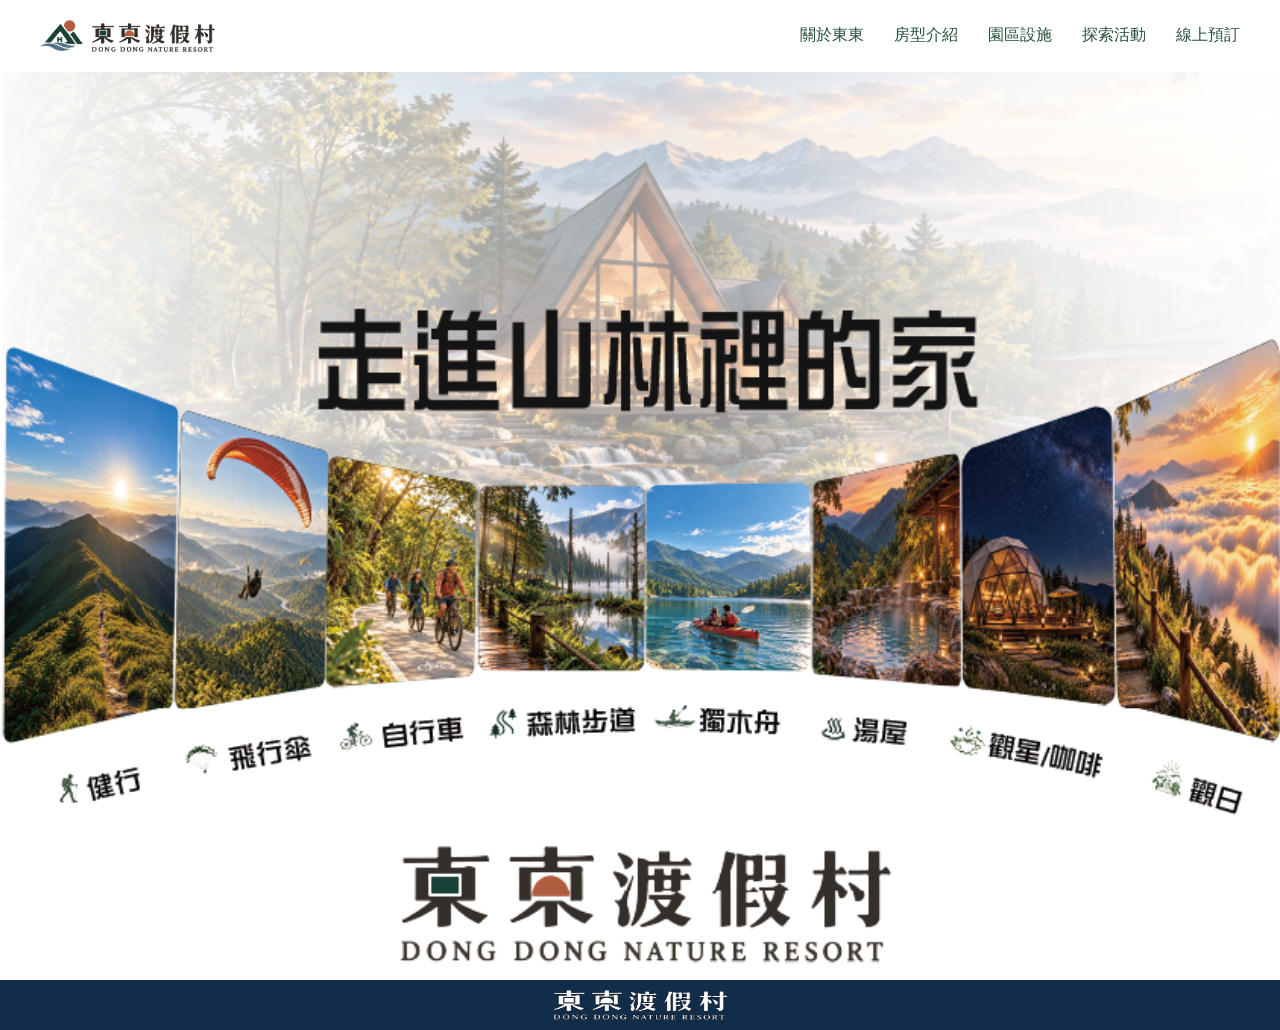
<file: index.html>
<!DOCTYPE html>
<html lang="zh-Hant">
</head>
<meta charset="UTF-8">
    <meta name="viewport" content="width=device-width, initial-scale=1.0">
    <title>東東渡假村</title>
    <link rel="stylesheet" href="style.css">
</head>
    <body>
    <header>
        <nav>       
        <a href="index.html" class="brand">
        <img src="images/logo.png" alt="東東渡假村">
        </a>
            <a href="about%20_us.html">關於東東</a>
            <a href="rooms.html">房型介紹</a>
            <a href="facilities.html">園區設施</a>
            <a href="explore.html#">探索活動</a>
            <a href="booking">線上預訂</a>
            
        </nav>
    </header>

    
    <main class="hero"><img src="images/hero.png" alt="東東渡假村"></main> 
    <footer>
        <img src="images/logoW.png" alt="東東渡假村">
    </footer>   
</body>
</html>
</file>
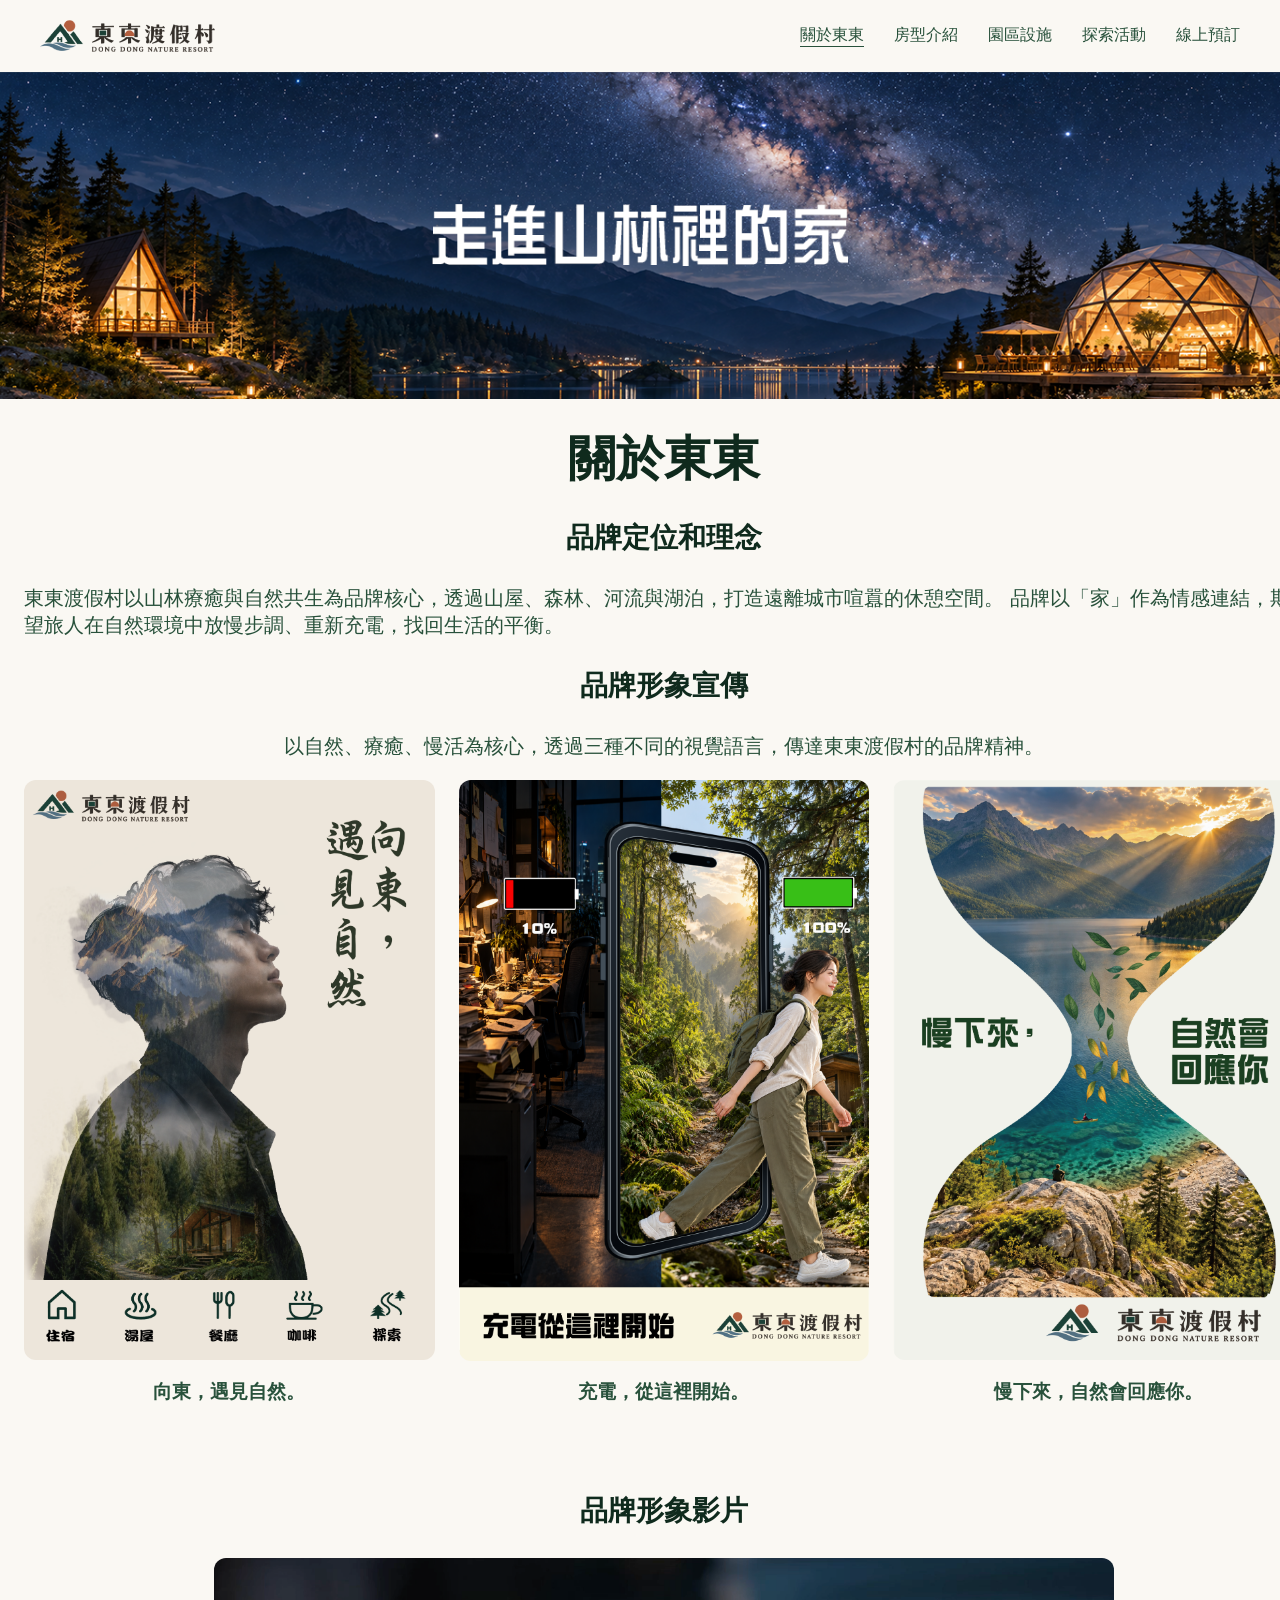
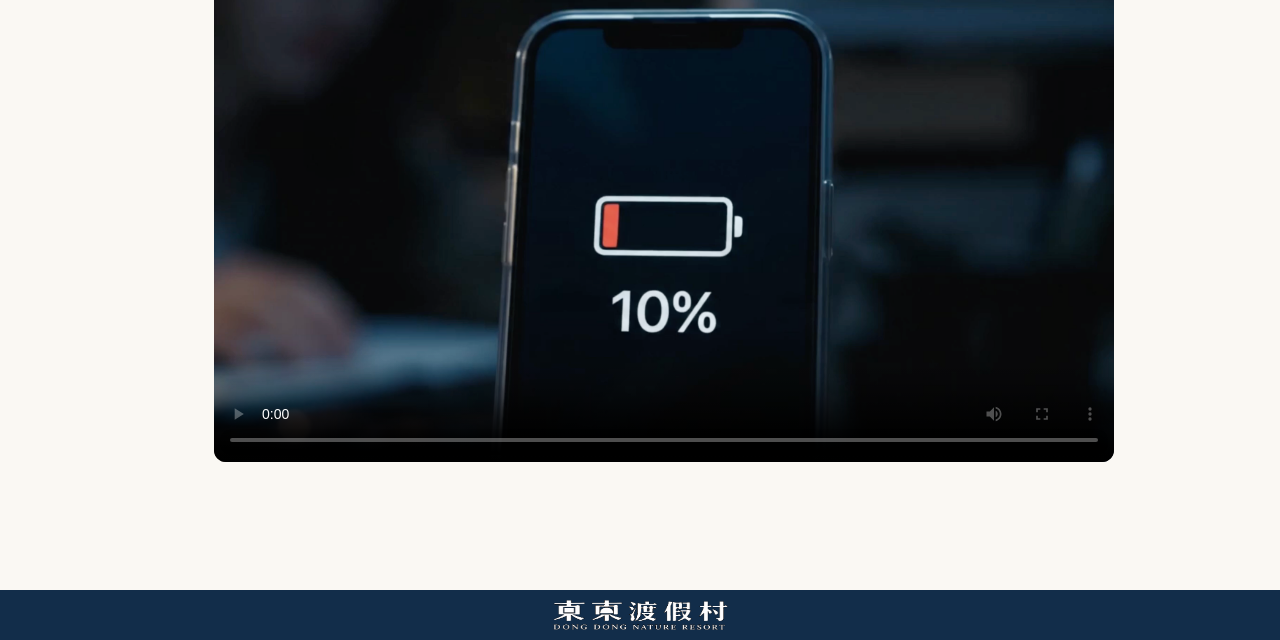
<file: about _us.html>
<!DOCTYPE html>
<html lang="zh-Hant">
<head>
    <meta charset="UTF-8">
    <meta name="viewport" content="width=device-width, initial-scale=1.0">
    <title>關於東東</title>
    <link rel="stylesheet" href="style.css">
</head>
<body class="about_us-page">
    <header>
        <nav>
        <a href="index.html" class="brand">
        <img src="images/logo.png" alt="東東渡假村">
        </a>
        <a href="about _us.html" class="current-page">關於東東</a>
        <a href="rooms.html">房型介紹</a>
        <a href="facilities.html">園區設施</a>
        <a href="/explore.html#" >探索活動</a>
        <a href="booking">線上預訂</a>   
        </nav>
    </header>
    <!--Banner-->
    <section class="about_us-hero">
     <img src="images/banner_about_us.png" alt="關於東東">
     </section>
    <!--品牌介紹-->
    <main class="about_us-content"> 
        <h1>關於東東</h1>
        <h2>品牌定位和理念</h2>
        <P>東東渡假村以山林療癒與自然共生為品牌核心，透過山屋、森林、河流與湖泊，打造遠離城市喧囂的休憩空間。
        品牌以「家」作為情感連結，期望旅人在自然環境中放慢步調、重新充電，找回生活的平衡。</P>
        <section class="brand-promotion">
        <h2>品牌形象宣傳</h2>
        <p>以自然、療癒、慢活為核心，透過三種不同的視覺語言，傳達東東渡假村的品牌精神。</p>
        <div class="brand-grid">
            <article>
                <img src="images/meet nature.png" alt="向東，遇見自然">   
                <h3>向東，遇見自然。</h3>
            </article>
            <article>
                <img src="images/recharge.png" alt="充電，從這裡開始。">
                <h3>充電，從這裡開始。</h3>
            </article>
            <article>
                
                <img src="images/slow down.png" alt="慢下來，自然會回應你。">
                
                <h3>慢下來，自然會回應你。</h3>
            </article>
        </div>
        <section class="brand-film">
  <h2>品牌形象影片</h2>

  <video controls
         playsinline
         preload="metadata"
         poster="images/film-cover.png">
    <source src="Video/brand-film.mp4"
            type="video/mp4">
  </video>
</section>
</main>
    <footer>
        <img src="images/logoW.png" alt="東東渡假村">
    </footer>
</body>
</html>
</file>
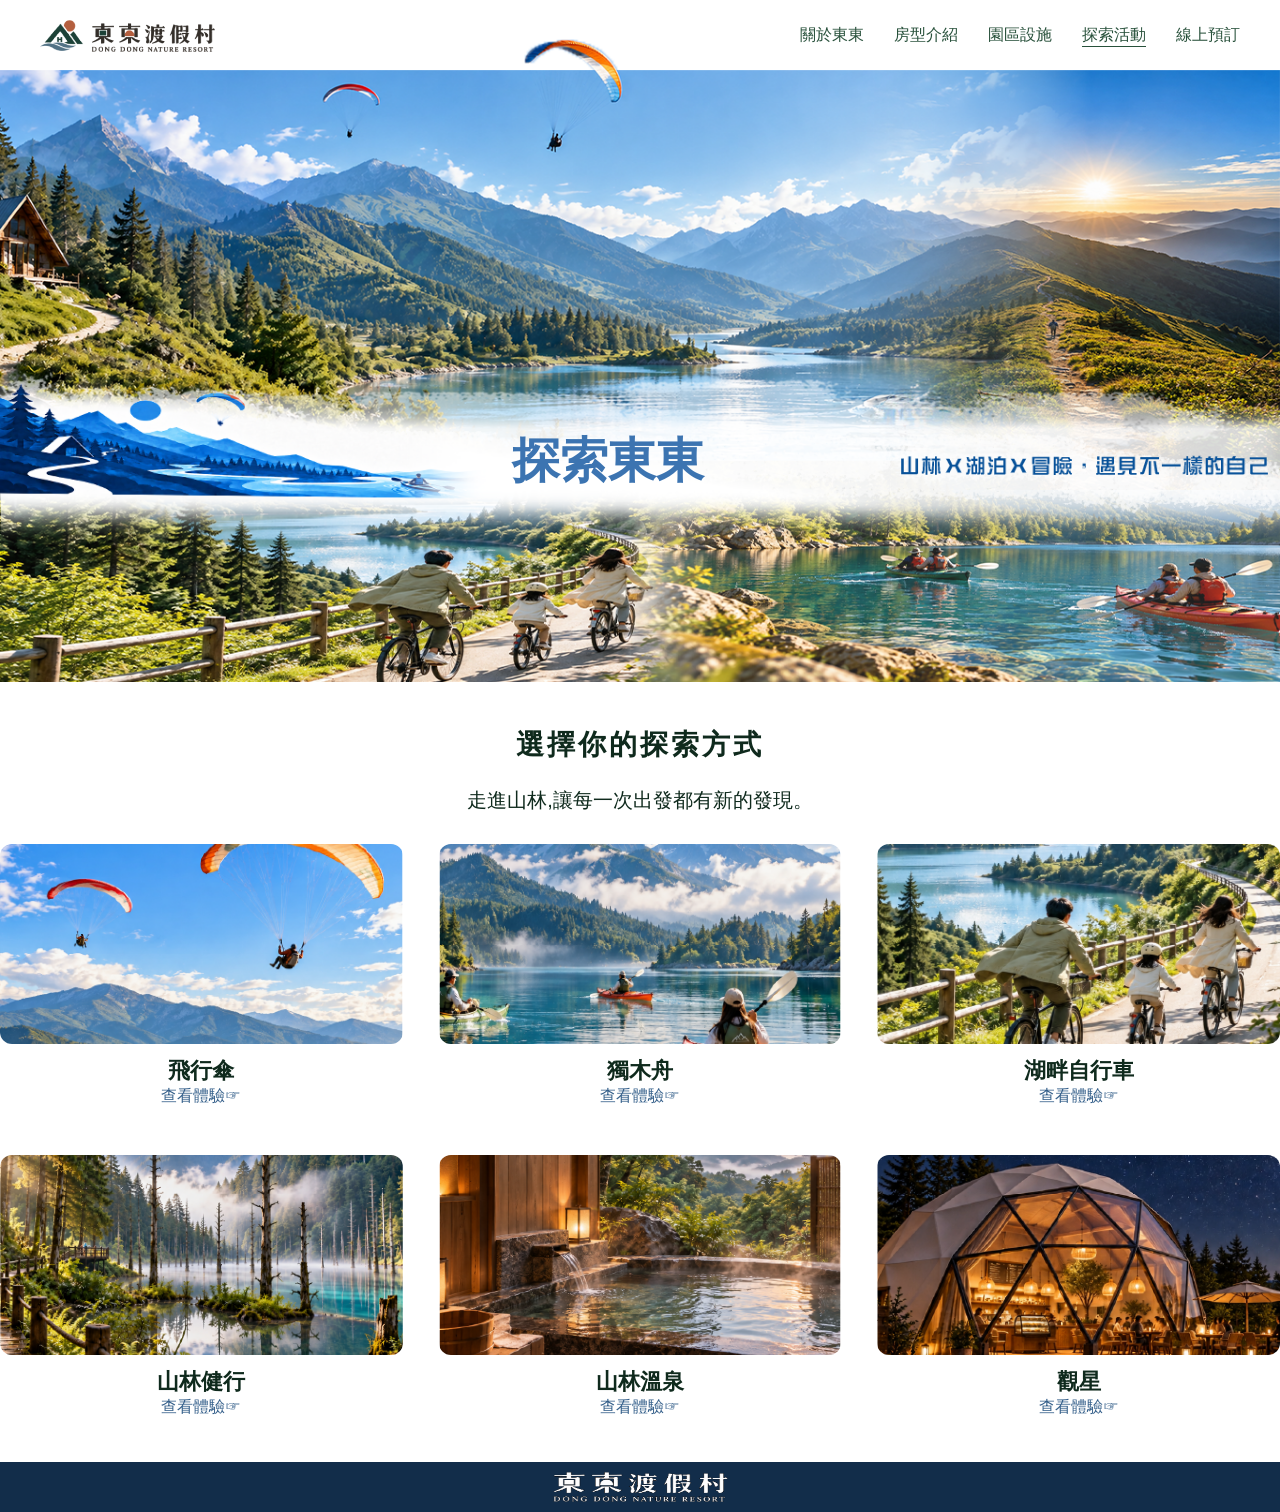
<file: explore.html>
<!DOCTYPE html>
<html lang="zh-Hant">
<head>
    <meta charset="UTF-8">
    <meta name="viewport" content="width=device-width, initial-scale=1.0">
    <title>探索活動</title>
    <link rel="stylesheet" href="style.css">
</head>
<body class="explore-page">     
<header>    
    <nav>       
        <a href="index.html" class="brand">
        <img src="images/logo.png" alt="東東渡假村">
        </a>
        <a href="about _us.html">關於東東</a>
        <a href="rooms.html">房型介紹</a>
        <a href="facilities.html">園區設施</a>
        <a href="explore.html" class="current-page">探索活動</a>
        <a href="booking">線上預訂</a>
    </nav>
</header>
<main>
    <section class="explore-hero">
     <img src="images/explore-banner.png" alt="section">
     <h1 class="explore-title">探索東東</h1>
    </section>   
    <div class="activity-intro"><h2>選擇你的探索方式</h2><p>走進山林,讓每一次出發都有新的發現。</p></div>
    <section class="activity-grid">
        <article>
            <div class="activity-photo"><img src="images/paragliding.png" alt="飛行傘">
            </div>
            <h2>飛行傘</h2>
            <a href="#"class="activity-link">查看體驗☞ </a>
        </article>
        <article>
            <div class="activity-photo"><img src="images/kayakking.png" alt="獨木舟">
            </div>
            <h2>獨木舟</h2>
            <a href="#"class="activity-link">查看體驗☞ </a>    
        </article>
        <article>
            <div class="activity-photo"><img src="images/cycling.png" alt="自行車">
            </div>
            <h2>湖畔自行車</h2>
            <a href="#"class="activity-link">查看體驗☞ </a>
        </article>
        <article>
            <div class="activity-photo"><img src="images/hiking.png" alt="山林健行">
            </div>
            <h2>山林健行</h2>
            <a href="#"class="activity-link">查看體驗☞ </a>
        </article>
        <article>
            <div class="activity-photo"><img src="images/hotspring.png" alt="山林溫泉">
            </div>
            <h2>山林溫泉</h2>
            <a href="#"class="activity-link">查看體驗☞ </a>
        </article>
        <article>
            <div class="activity-photo"><img src="images/stargazing.png" alt="觀星">
            </div>
            <h2>觀星</h2>
            <a href="#"class="activity-link">查看體驗☞ </a>
        </article>
    </section> 
</main>
<footer>
        <img src="images/logoW.png" alt="東東渡假村">
</footer>
</body>
</html>
</file>
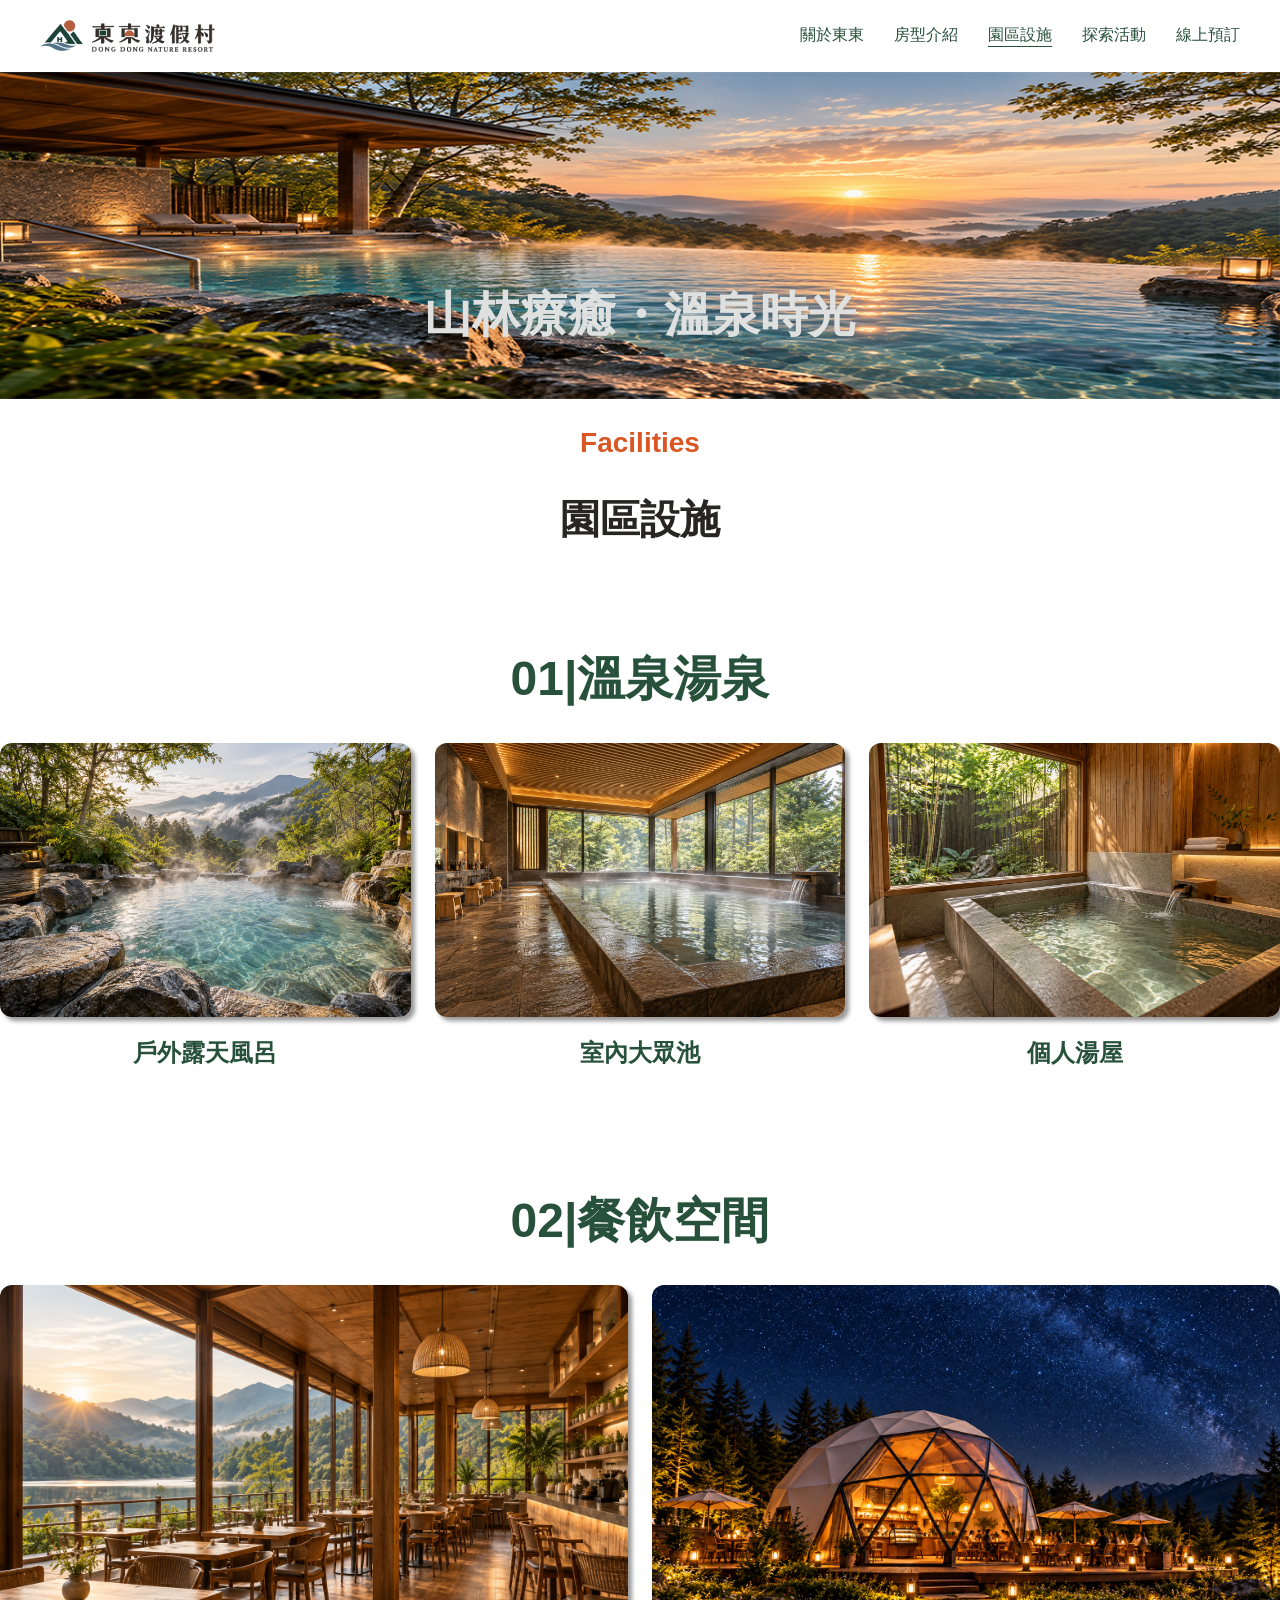
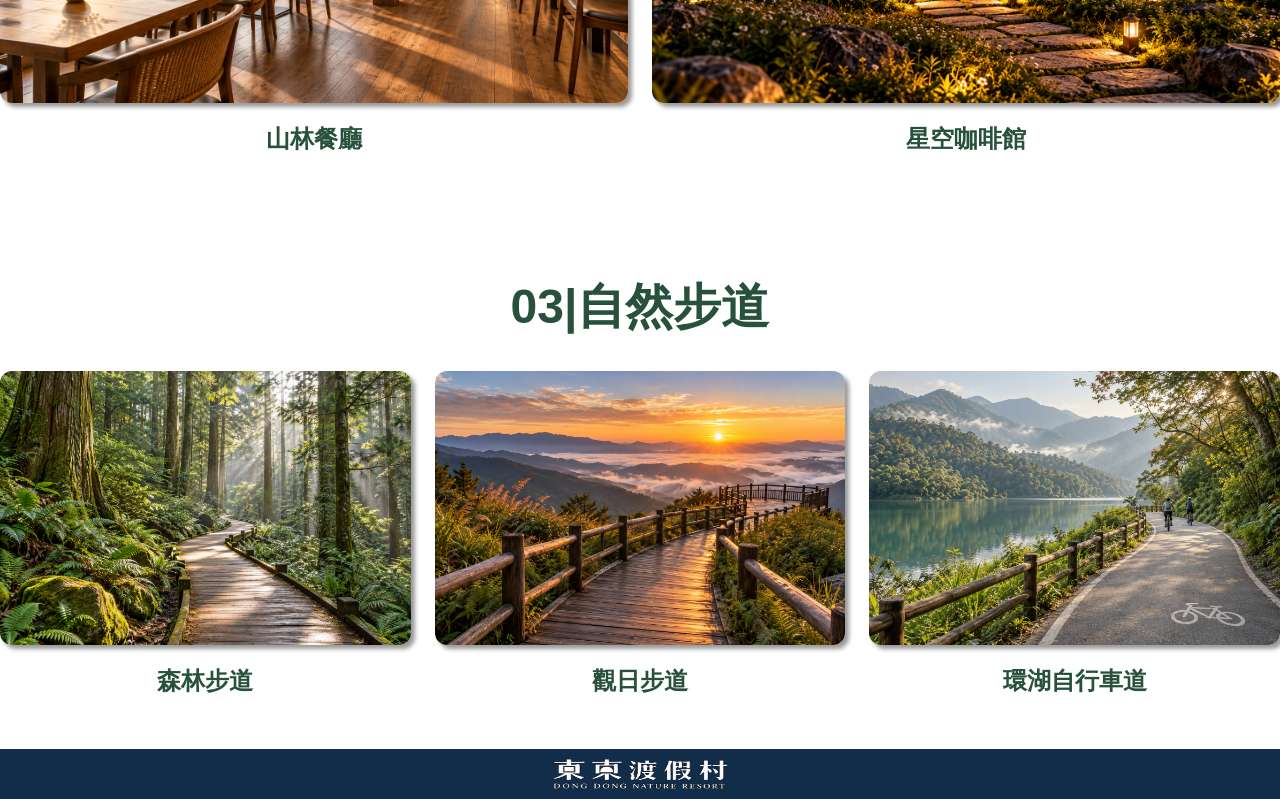
<file: facilities.html>
<!DOCTYPE html>
<html lang="zh-hant">
<head>
    <meta charset="UTF-8">
    <meta name="viewport" content="width=device-width, initial-scale=1.0">
    <title>園區設施</title>
    <link rel="stylesheet" href="style.css">
</head>
<body class="facilities-page">
    <header>
        <nav>       
        <a href="index.html" class="brand">
        <img src="images/logo.png" alt="東東渡假村">
        </a>
            <a href="about%20_us.html">關於東東</a>
            <a href="rooms.html">房型介紹</a>
            <a href="Facilities.html"class="current-page">園區設施</a>
            <a href="explore.html#">探索活動</a>
            <a href="booking">線上預訂</a>  
        </nav>
    </header>
    <main>
    <!--Banner-->
    <section class="facilities-hero">
     <img src="images/facilities_hero.png" alt="園區設施">
     
     <h1 class="facilities-title1 fade-in">山林療癒・溫泉時光</h1>
    </section>
    <Div class="facilities-intro">
    <h3>Facilities</h3>
    <h2 >園區設施</h2>
    </Div>
    <h1>01|溫泉湯泉</h1>
    <section class="facilities-grid1">
        
        <article>
            <div class="facilities-photo"><img src="images/Hotspring1.png" alt="戶外露天風呂">
            <h2>戶外露天風呂</h2>
            </div>
        </article>
        <article>
            <div class="facilities-photo"><img src="images/Hotspring2.png" alt="室內大眾池">
            <h2>室內大眾池</h2>
            </div>
        </article>
        <article>
            <div class="facilities-photo"><img src="images/hotspring3.png" alt="個人湯屋">
            <h2>個人湯屋</h2>
            </div>
        </article>
        </section>
        <h1>02|餐飲空間</h1> 
        <section class="facilities-grid2"> 
        <article>    
        <div class="facilities-photo"><img src="images/mountain forest restaurant.png" alt="山林餐廳">
            <h2>山林餐廳</h2>
            </div>
        </article>
        <article>    
        <div class="facilities-photo"><img src="images/starlight cafe.png" alt="星空咖啡館">
            <h2>星空咖啡館</h2>
            </div>
        </article>
        </section> 
        <h1>03|自然步道</h1>   
        <section class="facilities-grid3">
    
        <article>    
        <div class="facilities-photo"><img src="images/forest trail.png" alt="森林步道">
            <h2>森林步道</h2>
            </div>
        </article>
        <article>    
        <div class="facilities-photo"><img src="images/sunrise trail.png" alt="觀日步道">
            <h2>觀日步道</h2>
            </div>
        </article>
        <article>    
        <div class="facilities-photo"><img src="images/lakeside cycling trail.png" alt="環湖自行車道">
            <h2>環湖自行車道</h2>
            </div>
        </article>
        </section> 
        </main>

    <footer>
        <img src="images/logoW.png" alt="東東渡假村">
    </footer>

</body>
</html>
</file>
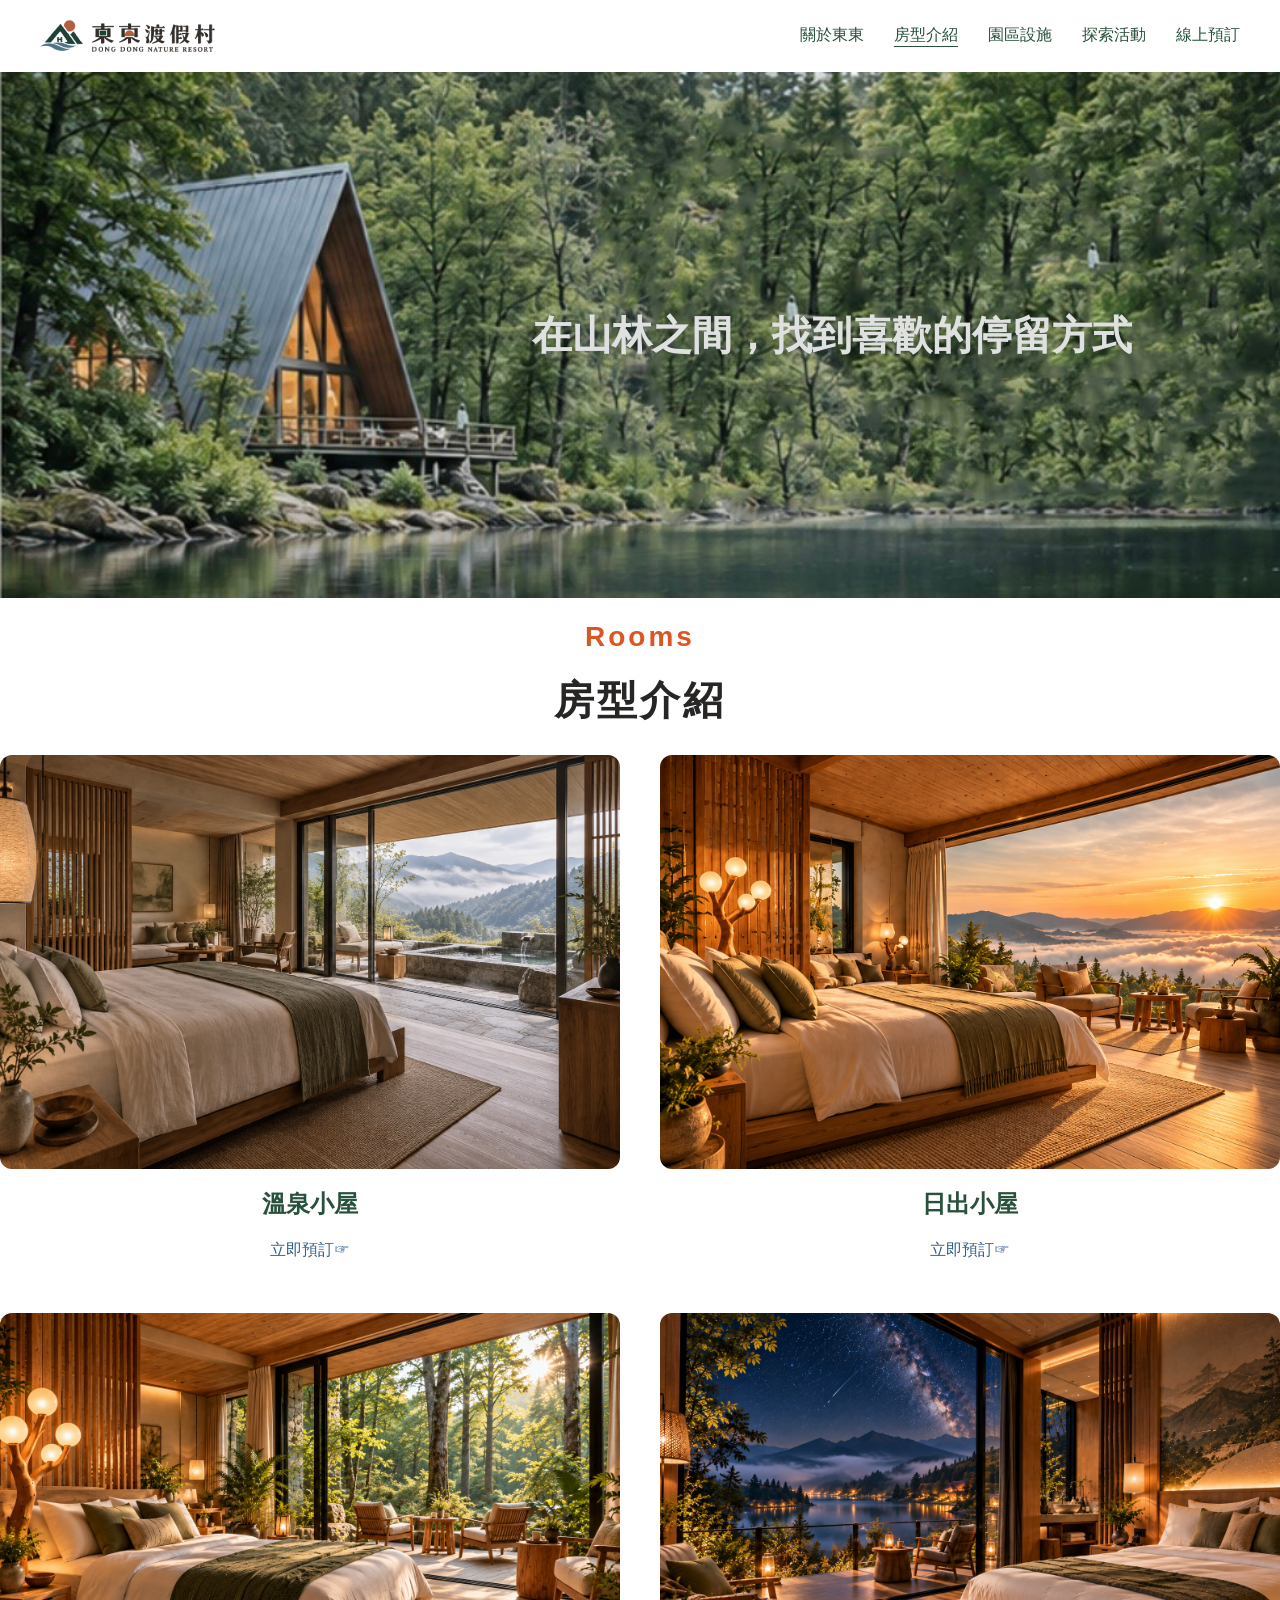
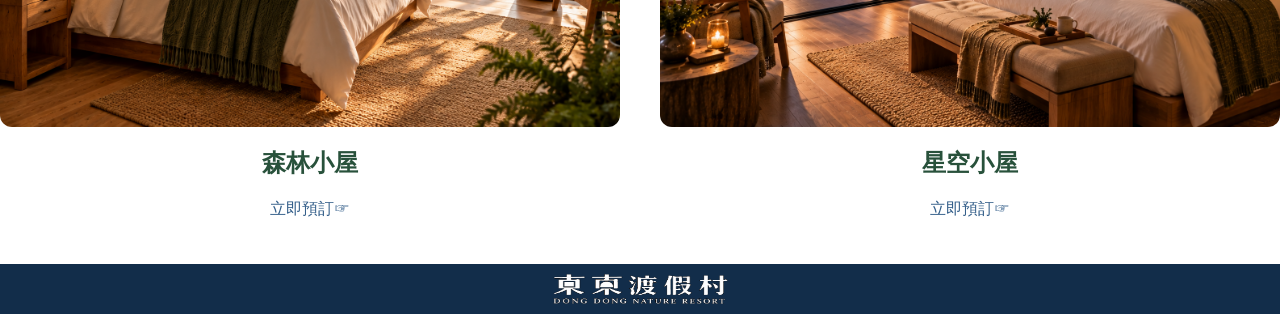
<file: rooms.html>
<!DOCTYPE html>
<html lang="zh-hant">
<head>
    <meta charset="UTF-8">
    <meta name="viewport" content="width=device-width, initial-scale=1.0">
    <title>房型介紹</title>
    <link rel="stylesheet" href="style.css">
</head>
<body class="rooms-page">
    <header>    
    <nav>       
        <a href="index.html" class="brand">
        <img src="images/logo.png" alt="東東渡假村">
        </a>
            <a href="about%20_us.html">關於東東</a>
            <a href="rooms.html"class="current-page" >房型介紹</a>
            <a href="facilities.html">園區設施</a>
            <a href="explore.html#">探索活動</a>
            <a href="booking">線上預訂</a>
            
        </nav>
        </header>
    <main>
        <section class="rooms-hero">
            <img src="images/M.jpg" alt="section">
            <h1 class="rooms-title">在山林之間，找到喜歡的停留方式</h1>
        </section>   
        <div class="rooms-intro">
            <h2>Rooms</h2>
            <h1>房型介紹</h1></div>
        <section class="rooms-grid">
            <article>
            <div class="rooms-photo"><img src="images/Room1.jpg" alt="溫泉小屋">
            </div>
            <h2>溫泉小屋</h2>
            <a href="#"class="rooms-link">立即預訂☞ </a>
            </article>
            <article>
            <div class="rooms-photo"><img src="images/Room2.png" alt="日出小屋">
            </div>
            <h2>日出小屋</h2>
            <a href="#"class="rooms-link">立即預訂☞ </a> 
            </article>   
            <article>
            <div class="rooms-photo"><img src="images/Room3.png" alt="森林小屋">
            </div>
            <h2>森林小屋</h2>
            <a href="#"class="rooms-link">立即預訂☞ </a>
            </article>
            <article>
            <div class="rooms-photo"><img src="images/Room4.png" alt="星空小屋">
            </div>
            <h2>星空小屋</h2>
            <a href="#"class="rooms-link">立即預訂☞ </a>
            </article>   
        </section> 

    </main>
    <footer>
        <img src="images/logoW.png" alt="東東渡假村">
    </footer>
    
</body>
</html>
</file>
<file: style.css>
body{
    margin: 0;
    min-height: 100vh;
    background-color: #ffffff;
    color:#28513b;
    font-family: Arial, Helvetica, sans-serif;
    text-align: center;
}
h1 {    
    font-size: 48px;
    margin-top: 100px;
}
p{
    font-size: 20px;
        } 
header{
    background-color: #ffffff;
    padding:20px 40px;
}
nav{
    display: flex;
    align-items: center;
    justify-content: flex-end;
    gap: 30px;
}
.brand{
    margin-right: auto;
    font-size: 20px;
    font-weight: bold;
    color:#28513b;
}
nav a{
    color:#28513b;
    font-size: 16px;
    text-decoration: none;
}
nav a:hover{
    color: #c47750;
}
.brand img{
    width: 175px;
    height: auto;
    display: block;
}
footer{
    background-color: #122d4a;
    height: auto;
    min-height: 0;
    margin-top: 32px;
    padding: 10px;
    display: flex;
    justify-content: center;
    align-items: center;    
}
footer img{
    display: block;
    width: 175px;
    height: 30px;
}
.hero{min-height: 0;
}
.hero img{
    display: block;
    width: 100%;
    height: auto;
}
.hero+footer{margin-top: 0;}


/*探索頁logo*/
.explore-hero img{
width: 100%; 
height:auto ;   
}
body.explore-page {
    background-image: none;
    background-color: white;
}
/*探索頁專用導覽頁*/
.explore-page header{background-color:transparent;
 position: relative;
 z-index: 10; 
}
/*探索東東 Banner*/
.explore-page .explore-hero{
 position:relative;
 top: -74px; 
 z-index: 1;  
}

.explore-page .explore-hero img{
    display: block;
    width:100%;
    height: auto;
}
/*探索東東標題*/
.explore-page .explore-title{
    position: absolute;
    top: 63%;
    left: 40%;
    

    font-size: 48px;
    font-family: sans-serif;
    color:#3c74b1;
    white-space: nowrap;
    margin: 0;
}

/*活動圖片區    */
.explore-page .activity-grid{
    display: grid;
    grid-template-columns: repeat(3,1fr);
    gap: 36px;
    width: 100%;
}    
    
.explore-page .activity-grid article{
    min-width: 0;
}
.explore-page .activity-grid img{
    display: block;
    width: 100%;
    height: 200px; 
    object-fit:cover; 
    border-radius: 12px; 
}
.explore-page .activity-grid h2{
    margin: 12px 0 0;
    text-align: center;
    font-size: 22px;
    color: #0f2a1d;
}
.explore-page .activity-intro{
    text-align: center;
    padding: 10px 10px 10px;
    color: #0f2a1d;
}
.explore-page .activity-intro h2{
    font-size: 28px;
    letter-spacing: 3px;
    margin-top: -40px;
}
.explore-page.activity-intro p{
    font-size: 16px;
    letter-spacing: 2px;
    line-height: 1.8px;
    margin: 0;
}
.explore-page footer{
    background-color: #122d4a;
    height: auto;
    min-height: 0;
    margin-top: 32px;
    padding: 10px;
    display: flex;
    justify-content: center;
    align-items: center;    
}
.explore-page footer img{
    display: block;
    width: 175px;
    height: 30px;
}
.activity-link{
    display: inline-block;
    color:#345f8a;
    text-decoration: none;
    margin-bottom: 12px;
}
.activity-link:hover{
    text-decoration: underline;
}

.activity-photo img{
    display: block;
    transition:transform 0.4s ease;
}
.activity-photo:hover img{
    transform: scale(1.08);
}
nav a.current-page{
    text-decoration: underline;
    text-underline-offset: 6px;
}
/*關於東東*/
body.about_us-page{
    background: #faf8f3;
}
.about_us-page .about_us-hero{
    background: none;
    height: auto;
    min-height: 0;
}

/*關於東東專用導覽頁Banner圖片*/
.about_us-hero img{
    display: block;
    width:100%;
    height: auto;
}
.about_us-page header{
    background-color:transparent;
    position: relative;
    z-index: 10; 
    }
.about_us-page .about_us-hero{
 position:relative;
 top: auto; 
 z-index: 1;  
}
.about_us-content{
    width: 100%;
    
    margin: 0 auto;
    padding: 0px 24px 36px;
    
}
.about_us-content>p{
    text-align: left;
}
.about_us-content>h1{
    margin-top: 36px;
}
/*關於東東品牌形象影片*/
/* 影片區的留白與文字置中 */
.brand-film {
  text-align: center;
  padding: 40px 20px 60px;
}

.brand-film h2 {
  margin-bottom: 24px;
}

/* 封面範圍，也是播放圖示的定位基準 */
.brand-film .film-cover {
  position: relative;
  display: block;
  width: 100%;
  max-width: 900px;
  margin: 0 auto;
  padding: 0;
  background: transparent;
  border-radius: 12px;
  overflow: hidden;
  text-decoration: none;
}

/* 封面圖片 */
.brand-film .film-cover img {
  display: block;
  width: 100%;
  aspect-ratio: 16 / 9;
  object-fit: cover;
  transition: transform 0.6s ease;
}

/* 中央播放圖示 */
.film-cover .play-icon {
  position: absolute;
  top: 50%;
  left: 50%;
  transform: translate(-50%, -50%);

  display: grid;
  place-items: center;
  width: 72px;
  height: 72px;

  color: white;
  font-size: 30px;
  background: rgba(0, 0, 0, 0.35);
  border: 2px solid white;
  border-radius: 50%;
}

/* 滑鼠移入，封面微微放大 */
.film-cover:hover img {
  transform: scale(1.04);
}

/* 下方提示文字 */
.brand-film p {
  margin-top: 16px;
  color: #285443;
  font-size: 16px;
}
.brand-film video {
  display: block;
  width: 100%;
  max-width: 900px;
  height: auto;
  margin: 0 auto;
  border-radius: 12px;
}
.about_us-page footer img{
    display: block;
    width: 175px;
    height: 30px;
}
/*關於東東品牌形象圖片*/
.about_us-page .brand-grid{
    display: grid;
    grid-template-columns: repeat(3,1fr);
    gap: 24px;
    width: 100%;
}        
.about_us-page .brand-grid article{
    min-width: 0;
}
.about_us-page .brand-grid img{
    display: block;
    width: 100%;
    height: auto; 
    object-fit:cover; 
    border-radius: 12px; 
}
.about_us-page h1{
    margin: 28px 0 28px;
    text-align: center;
    font-size: 48px;
    color: #0f2a1d;
}
.about_us-page h2{
    margin: 28px 0 28px;
    text-align: center;
    font-size: 28px;
    color: #0f2a1d;
}
.brand-grid{
    overflow: visible;/*超出框框後效果，繼續顯示在框外，是預設值*/
}
.brand-grid{
    display: block;
    transition:transform 0.4s ease;/*平滑放大*/
}
.brand-grid :hover img{
    transform: scale(1.08);/*放大成1.08倍*/
}
/*房型介紹*/

.rooms-page nav{
    display: flex;
    align-items: center;
    justify-content: flex-end;
    gap: 30px;
}

.rooms-hero img{
    display: block;
    width:100%;
    height: auto;
    object-fit: cover;
    object-position: center;
}
.rooms-page header{
    background-color:transparent;
    position: relative;
    z-index: 10; 
    }
.rooms-page .rooms-hero{
 position:relative;
 top: auto; 
 z-index: 1;  
}
/*房型介紹標題*/
.rooms-title{
    position: absolute;
    top: 50%;
    left: 65%;
    transform: translate(-50%, -50%);
    width: 90%;
    font-size: 40px;
    font-family: sans-serif;
    color:#dfe0e0;
    white-space: normal;
    margin: 0;
    text-align: center;
}

/*房型圖片區*/
.rooms-page .rooms-grid{
    display: grid;
    grid-template-columns: repeat(2,minmax(0, 1fr));
    gap: 40px;
    width: 100%;
}    
.rooms-page .rooms-photo{
    min-width: 0;
}   
.rooms-page .rooms-photo img{
    display: block;
    width: 100%;
    object-fit: cover;
    border-radius: 12px; 
}
.rooms-page .rooms-photo h2{
    margin: 12px 0 0;
    text-align: center;
    font-size: 22px;
    color: #0f2a1d;
}
    

.rooms-page .rooms-intro>h2{
    font-size: 28px;
    text-align: center;
    letter-spacing: 3px;
    color: #da5622;
    margin-bottom: 0;
}
.rooms-page .rooms-intro>h1{
    font-size: 40px;
    text-align: center;
    letter-spacing: 3px;
    color: #272625;
    margin-top: 20px;
}


.rooms-page footer{
    background-color: #122d4a;
    height: auto;
    min-height: 0;
    margin-top: 32px;
    padding: 10px;
    display: flex;
    justify-content: center;
    align-items: center;    
}
.rooms-page footer img{
    display: block;
    width: 175px;
    height: 30px;
}
.rooms-link{
    display: inline-block;
    color:#345f8a;
    text-decoration: none;
    margin-bottom: 12px;
}
.rooms-link:hover{
    text-decoration: underline;
}

.rooms-photo img{
    display: block;
    transition:transform 0.4s ease;
}
.rooms-photo:hover img{
    transform: scale(1.08);
}
/*園區設施*/
.facilities-hero img{
    display: block;
    width:100%;
    height: auto;
    object-fit: cover;
    object-position: center;
}
.facilities-title1{
    position: absolute;
    top: 35%;
    left: 50%;
    transform: translate(-50%, -50%);
    width: 90%;
    font-size: 48px;
    font-family: sans-serif;
    color:#dfe0e0;
    white-space: normal;
    margin: 0;
    text-align: center;
}
.facilities-page .facilities-grid1{
    display: grid;
    grid-template-columns: repeat(3,minmax(0, 1fr));
    gap: 24px;
    width: 100%;
}  
.facilities-page .facilities-grid2{
    display: grid;
    grid-template-columns: repeat(2,minmax(0, 1fr));
    gap: 24px;
    width: 100%;
} 
.facilities-page .facilities-grid3{
    display: grid;
    grid-template-columns: repeat(3,minmax(0, 1fr));
    gap: 24px;
    width: 100%;
}   
.facilitiess-page .facilities-photo{
    min-width: 0;
}   
.facilities-page .facilities-photo img{
    display: block;
    width: 100%;
    object-fit: cover;
    border-radius: 12px;
    box-shadow: 4px 4px 4px #999; 
}  
.facilities-intro>h3
    {color: #da5622;
    font-size: 28px;
}
.facilities-intro>h2
    {color: #272625;
    font-size: 40px;
}

/*套用淡入動畫,透明變成完全顯示，動畫持續1.5秒。*/
.fade-in{animation:fadeInUp 1.5s ease-out both;}
/*動畫開始到結束的變化，ease-out接近結束時嗎下來。both動畫前後維持對應的狀態*/
@keyframes fadeInUp{
    from{opacity: 0;
    }
    to{opacity: 1;
    }
}
</file>
